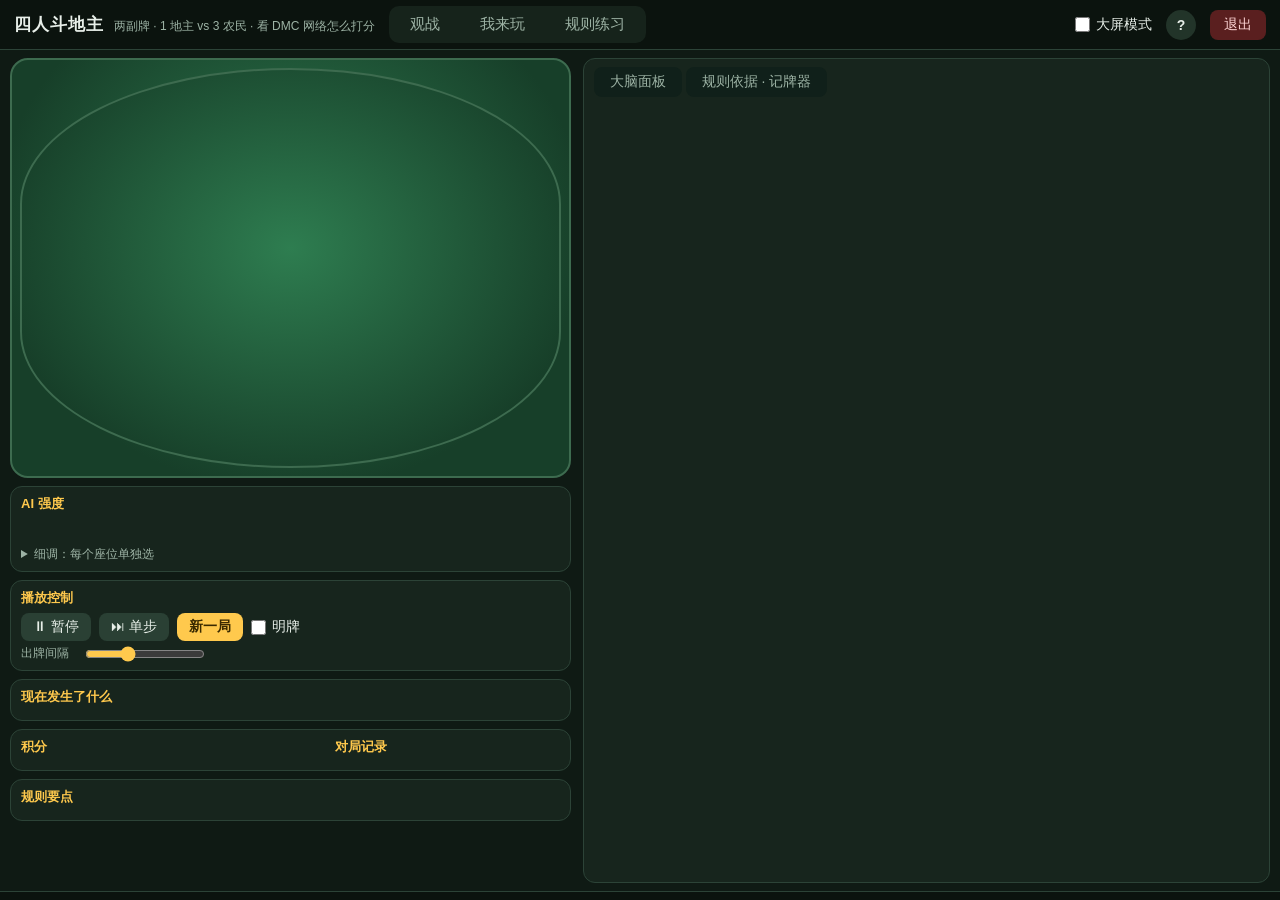
<file: index.html>
<!doctype html>
<html lang="zh-CN">
<head>
<meta charset="utf-8">
<meta name="viewport" content="width=device-width, initial-scale=1">
<title>四人斗地主</title>
<!-- 仓库根目录的入口：GitHub Pages 打开 https://<用户>.github.io/<仓库>/ 时直接跳到 play/。
     用 play/index.html 而不是 play/，这样 Release 的 zip 解压后双击本文件（file://）也能跳过去。 -->
<meta http-equiv="refresh" content="0; url=play/index.html">
<link rel="canonical" href="play/index.html">
<style>
  body { margin: 0; padding: 24px 16px; background: #0f1a14; color: #e8efe9; font-family: "Microsoft YaHei", "PingFang SC", system-ui, sans-serif; line-height: 1.7; }
  a { color: #ffc94d; }
</style>
</head>
<body>
<p>正在打开四人斗地主……</p>
<p>没有自动跳转的话，点这里：<a href="play/index.html">打开四人斗地主（play/index.html）</a></p>
</body>
</html>
</file>
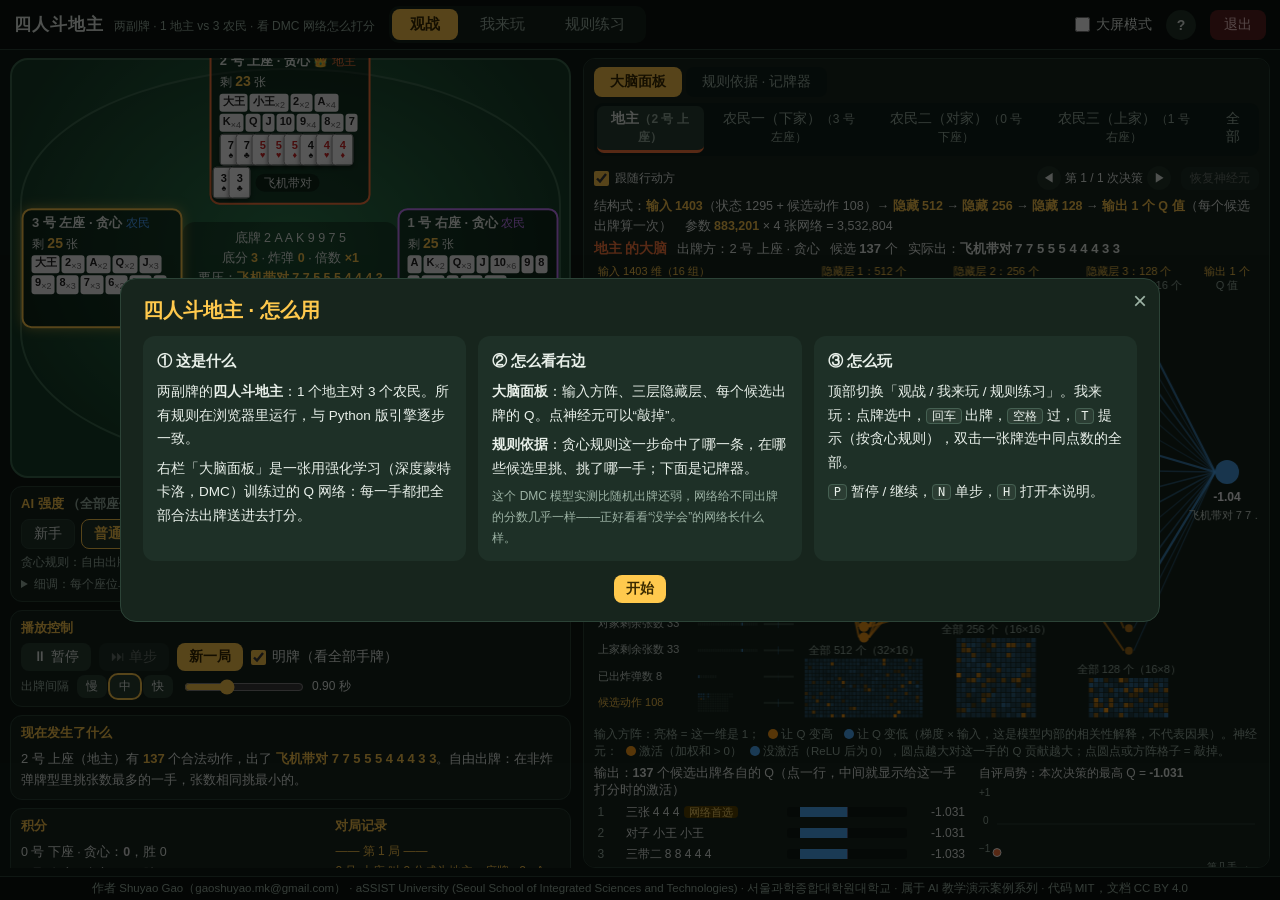
<file: play/index.html>
<!DOCTYPE html>
<html lang="zh-CN">
<head>
<meta charset="utf-8">
<meta name="viewport" content="width=device-width, initial-scale=1, viewport-fit=cover">
<title>四人斗地主</title>
<link rel="stylesheet" href="css/base.css">
<link rel="stylesheet" href="css/table.css">
<link rel="stylesheet" href="css/mobile.css">
</head>
<body class="n4">
<div id="app">
  <header id="topbar">
    <div class="brand">四人斗地主<span class="sub">两副牌 · 1 地主 vs 3 农民 · 看 DMC 网络怎么打分</span></div>
    <nav id="modes" role="tablist">
      <button class="mode" data-mode="watch" data-tip="mode-watch">观战</button>
      <button class="mode" data-mode="play" data-tip="mode-play">我来玩</button>
      <button class="mode" data-mode="practice" data-tip="mode-practice">规则练习</button>
    </nav>
    <div class="spacer"></div>
    <label class="switch" id="big-wrap" data-tip="bigscreen"><input type="checkbox" id="big-toggle"><span>大屏模式</span></label>
    <button id="help-btn" class="icon-btn" title="操作说明（H）">?</button>
    <button id="exit-btn" class="exit-btn" title="停止运行">退出</button>
    <button id="menu-btn" aria-label="菜单" aria-expanded="false" aria-controls="menu">☰</button>
    <div id="menu" role="menu" hidden>
      <button role="menuitem" id="menu-help">操作说明</button>
      <button role="menuitem" id="menu-ctrl">对手与选项</button>
      <button role="menuitem" id="menu-open">明牌</button>
      <button role="menuitem" id="menu-new">新一局</button>
      <div class="sep"></div>
      <button role="menuitem" id="menu-exit">退出</button>
    </div>
  </header>

  <main id="layout">
    <section id="left">
      <div id="table" class="panel">
        <div id="felt"></div>
        <div id="me-zone" hidden>
          <div id="me-title"></div>
          <div id="me-hand" class="hand-wrap" data-tip="select"></div>
          <div id="me-actions"></div>
          <div class="muted small kbd-only" style="text-align:center">快捷键：回车 出牌 · 空格 过 · T 提示 · Esc 清空 · 双击一张牌 = 选中同点数全部 · H 说明</div>
        </div>
        <div id="result-banner" hidden></div>
      </div>

      <!-- 手机：主画面下方的一行按钮（观战：暂停 / 单步；我来玩 / 练习：看大脑（或看规则依据）/ 选项） -->
      <div id="mob-bar" aria-label="手机操作">
        <button class="mbtn mob-watch" id="mob-pause">⏸ 暂停</button>
        <button class="mbtn mob-watch" id="mob-step">⏭ 单步</button>
        <button class="mbtn primary mob-play" id="brain-toggle">看大脑</button>
        <button class="mbtn mob-play" id="ctrl-toggle">选项</button>
        <span id="mob-explain"></span>
      </div>

      <div id="controls">
        <div class="panel" id="practice-panel" hidden>
          <div class="panel-h">练习任务 <span class="muted small" id="task-progress"></span></div>
          <ol id="tasks"></ol>
          <div class="panel-h" style="margin-top:8px">牌型图鉴 <span class="muted small">点一个看例子</span></div>
          <div id="types"></div>
          <div id="type-demo" class="muted small"></div>
        </div>
        <div class="panel" id="preset-panel">
          <div class="panel-h">AI 强度 <span class="muted" id="preset-scope"></span></div>
          <div id="presets"></div>
          <div id="preset-desc" class="muted small"></div>
          <details id="fine-tune"><summary>细调：每个座位单独选</summary><div id="seat-kinds"></div></details>
        </div>
        <div class="panel" id="playback-panel">
          <div class="panel-h">播放控制</div>
          <div class="row">
            <button class="btn" id="pause-btn" data-tip="pause">⏸ 暂停</button>
            <button class="btn" id="step-btn" data-tip="step">⏭ 单步</button>
            <button class="btn primary" id="new-btn">新一局</button>
            <label class="switch" id="open-wrap" data-tip="open"><input type="checkbox" id="open-toggle"><span id="open-label">明牌</span></label>
          </div>
          <div class="row">
            <span class="muted small">出牌间隔</span>
            <span id="speed-presets"></span>
            <input type="range" id="speed" min="100" max="2500" step="50" value="900">
            <span id="speed-val" class="small"></span>
          </div>
        </div>
        <div class="panel"><div class="panel-h">现在发生了什么</div><div id="explain"></div></div>
        <div class="panel two-col">
          <div><div class="panel-h">积分</div><div id="scores"></div></div>
          <div><div class="panel-h">对局记录</div><div id="log"></div></div>
        </div>
        <div class="panel"><div class="panel-h">规则要点</div><div class="rules-text" id="rules-text"></div></div>
      </div>
    </section>

    <section id="right">
      <div id="right-tabs" role="tablist"><button class="rtab" data-pane="brain" data-tip="pane-brain">大脑面板</button><button class="rtab" data-pane="rules" data-tip="pane-rules">规则依据 · 记牌器</button></div>
      <div id="rules-pane" class="pane"></div>
      <div id="brain-pane" class="pane" hidden>
        <div id="brain-top">
          <div id="brain-tabs" role="tablist"></div>
          <label class="switch small" data-tip="follow"><input type="checkbox" id="follow-toggle" checked><span>跟随行动方</span></label>
          <div class="spacer"></div>
          <span id="dec-nav">
            <button class="icon-btn" id="dec-prev" title="上一次决策">◀</button>
            <span id="dec-label" class="small"></span>
            <button class="icon-btn" id="dec-next" title="下一次决策">▶</button>
          </span>
          <button class="btn small" id="restore-btn" data-tip="knock">恢复神经元</button>
        </div>
        <div id="brain-struct"></div>
        <div id="brain-body"></div>
      </div>
    </section>
  </main>

  <footer id="footer"></footer>
</div>

<div id="tip" hidden></div>
<div id="toast"></div>

<div id="help" class="modal" hidden>
  <div class="modal-card">
    <button class="close" id="help-close" title="关闭">×</button>
    <h2>四人斗地主 · 怎么用</h2>
    <div class="modal-body"><div class="help-grid" id="help-grid"></div></div>
    <div class="modal-foot"><button class="btn primary" id="help-ok">开始</button></div>
  </div>
</div>

<div id="ended" hidden>
  <div class="ended-card">
    <h2>已停止运行</h2>
    <p>所有计算都已结束，可以直接关闭这个标签页。</p>
  </div>
</div>

<button id="brain-close" type="button" hidden>返回</button>
<div id="rotate-hint" role="status"><div><b>竖屏体验更佳</b>把手机竖过来：上面是牌桌，下面是你的手牌和「出牌」「过」「提示」。<br><button id="rot-ok" type="button">仍然横屏继续</button></div></div>

<script src="js/selftest.js"></script>
<script src="js/credits.js"></script>
<script src="js/pyrandom.js"></script>
<script src="js/core.js"></script>
<script src="js/ui_common.js"></script>
<script src="js/ddz4.js"></script>
<script src="js/model_dmc4.js"></script>
<script src="js/nn.js"></script>
<script src="js/ddz4_ui.js"></script>
<script src="js/brain.js"></script>
<script src="js/mobile.js"></script>
<script src="js/table.js"></script>
</body>
</html>
</file>
<file: play/css/base.css>
:root {
  --bg: #0f1a14;
  --panel: #17251d;
  --panel2: #1e3027;
  --line: #2c4337;
  --text: #e8efe9;
  --muted: #9db3a5;
  --accent: #ffc94d;
  --felt1: #2e7d50;
  --felt2: #173f29;
  --landlord: #ff7a3d;
  --down: #4aa3ff;
  --up: #46c36f;
  --pos: #ff9f1a;
  --neg: #4dabf7;
  --danger: #ff6b6b;
  --left: 45fr;
  --right: 55fr;
}
* { box-sizing: border-box; margin: 0; padding: 0; }
html, body { height: 100%; }
body {
  background: var(--bg); color: var(--text);
  font-family: "Microsoft YaHei", "PingFang SC", "Hiragino Sans GB", "Noto Sans CJK SC", "Segoe UI", sans-serif;
  font-size: 14px; overflow: hidden;
}
button { font: inherit; color: inherit; cursor: pointer; border: none; background: none; }
.muted { color: var(--muted); }
.small { font-size: 12px; }
kbd { background: #2b3d33; border: 1px solid #456052; border-radius: 4px; padding: 0 5px; font-size: 12px; }

#app { display: flex; flex-direction: column; height: 100vh; }
body.big { --left: 35fr; --right: 65fr; }

/* ---------------- 顶栏 ---------------- */
#topbar { display: flex; align-items: center; gap: 14px; padding: 6px 14px; background: #0b130e; border-bottom: 1px solid var(--line); min-height: 46px; }
.brand { font-size: 17px; font-weight: bold; letter-spacing: 1px; white-space: nowrap; }
.brand .sub { font-size: 12px; font-weight: normal; color: var(--muted); margin-left: 10px; letter-spacing: 0; }
#modes { display: flex; gap: 4px; background: #16231b; padding: 3px; border-radius: 10px; }
.mode { padding: 6px 18px; border-radius: 8px; color: var(--muted); font-size: 15px; }
.mode.active { background: var(--accent); color: #3a2a00; font-weight: bold; }
.mode:not(.active):hover { color: var(--text); background: #223429; }
.spacer { flex: 1; }
.icon-btn { width: 30px; height: 30px; border-radius: 50%; background: #223429; font-weight: bold; }
.icon-btn:hover { background: #2f4639; }
.exit-btn { padding: 6px 14px; border-radius: 8px; background: #5a1f1f; color: #ffd6d6; }
.exit-btn:hover { background: #7a2626; }
.switch { display: inline-flex; align-items: center; gap: 6px; cursor: pointer; user-select: none; white-space: nowrap; }
.switch input { accent-color: var(--accent); width: 15px; height: 15px; }
.switch.small { font-size: 12px; }

/* ---------------- 两栏 ---------------- */
#layout { flex: 1; min-height: 0; display: grid; grid-template-columns: var(--left) var(--right); gap: 10px; padding: 8px 10px; }
#left, #right { min-height: 0; min-width: 0; overflow-y: auto; overflow-x: hidden; }
#left { display: flex; flex-direction: column; gap: 8px; padding-right: 2px; }
#left > *, #controls > * { flex-shrink: 0; }
#right { background: var(--panel); border: 1px solid var(--line); border-radius: 12px; padding: 8px 10px; display: flex; flex-direction: column; }
#footer { padding: 4px 14px; font-size: 11.5px; color: var(--muted); border-top: 1px solid var(--line); background: #0b130e; text-align: center; }

/* ---------------- 牌桌 ---------------- */
#table { position: relative; border-radius: 18px; padding: 10px 12px 12px; min-height: 360px;
  background: radial-gradient(ellipse at 50% 40%, var(--felt1) 0%, var(--felt2) 75%); border: 2px solid #3d6b4f; display: flex; flex-direction: column; }
.seat-row { display: flex; justify-content: space-between; gap: 8px; flex: 1; }
.seat { width: 38%; display: flex; flex-direction: column; gap: 6px; }
.seat.right { align-items: flex-end; text-align: right; }
.badge { display: inline-flex; flex-direction: column; gap: 2px; background: rgba(0,0,0,.32); padding: 6px 10px; border-radius: 10px; border: 2px solid transparent; min-width: 150px; }
.badge.turn { border-color: var(--accent); box-shadow: 0 0 12px rgba(255,201,77,.45); }
.badge .nm { font-weight: bold; }
.badge .role { font-size: 12px; }
.badge .cnt { font-size: 12px; color: var(--muted); }
.badge .cnt b { font-size: 17px; color: var(--accent); }
.badge.danger .cnt b { color: var(--danger); }
.role-landlord { color: var(--landlord); } .role-down { color: var(--down); } .role-up { color: var(--up); }
.mini-hand { display: flex; flex-wrap: wrap; max-width: 100%; }
.seat.right .mini-hand { justify-content: flex-end; }
.backs { font-size: 12px; color: var(--muted); }
.front { min-height: 48px; display: flex; align-items: center; flex-wrap: wrap; gap: 2px; }
.seat.right .front { justify-content: flex-end; }
.typetag { font-size: 11.5px; background: rgba(0,0,0,.4); padding: 1px 8px; border-radius: 99px; margin: 0 4px; white-space: nowrap; }
.passmark { font-size: 14px; font-style: italic; opacity: .75; background: rgba(0,0,0,.28); border-radius: 99px; padding: 2px 10px; }
#center-info { flex: 1; text-align: center; padding-top: 4px; font-size: 13px; line-height: 1.7; }
#center-info .box { display: inline-block; background: rgba(0,0,0,.3); border-radius: 10px; padding: 6px 12px; }
#center-info b { color: var(--accent); }

#me-zone { background: rgba(0,0,0,.24); border-radius: 14px; padding: 6px 10px 8px; border: 2px solid transparent; margin-top: 6px; }
#me-zone.turn { border-color: var(--accent); }
#me-zone .front { justify-content: center; min-height: 40px; }
#status-line { text-align: center; font-size: 13.5px; min-height: 20px; }
#status-line b { color: var(--accent); }
.hand { display: flex; justify-content: center; flex-wrap: nowrap; padding-top: 14px; min-height: 76px; }
.hand .card { margin-left: -16px; transition: transform .12s; }
.hand .card:first-child { margin-left: 0; }
.hand.clickable .card { cursor: pointer; }
.hand.clickable .card:hover { transform: translateY(-6px); }
.hand .card.sel { transform: translateY(-14px); border-color: var(--accent); box-shadow: 0 0 0 2px var(--accent); }
#me-actions { display: flex; justify-content: center; gap: 8px; margin-top: 6px; flex-wrap: wrap; min-height: 32px; }
#me-badge { text-align: center; font-size: 12px; color: var(--muted); margin-top: 2px; }
#result-banner { position: absolute; left: 50%; top: 42%; transform: translate(-50%, -50%); background: rgba(10,20,14,.92); border: 2px solid var(--accent); border-radius: 14px; padding: 14px 22px; text-align: center; z-index: 5; min-width: 300px; }
#result-banner h3 { font-size: 22px; margin-bottom: 6px; }
#result-banner .row { justify-content: center; margin-top: 8px; }

.card { display: inline-flex; flex-direction: column; align-items: center; justify-content: center; width: 40px; height: 58px; background: linear-gradient(160deg, #fff 75%, #eee); color: #1c1c1c;
  border-radius: 6px; border: 1.5px solid #8d8d8d; box-shadow: 0 2px 4px rgba(0,0,0,.45); user-select: none; }
.card .rk { font-size: 17px; font-weight: bold; line-height: 1; }
.card .st { font-size: 13px; line-height: 1; }
.card.red { color: #d32626; }
.card.joker { writing-mode: vertical-lr; font-size: 12px; font-weight: bold; letter-spacing: 2px; }
.card.joker.big { color: #d32626; }
.card.sm { width: 26px; height: 38px; border-radius: 4px; margin-left: -9px; }
.card.sm:first-child { margin-left: 0; }
.card.sm .rk { font-size: 12px; } .card.sm .st { font-size: 10px; }
.card.sm.joker { font-size: 9px; letter-spacing: 0; }
.front .card.sm { margin-left: -6px; }

/* ---------------- 按钮、面板 ---------------- */
.btn { padding: 5px 12px; border-radius: 8px; background: #2a4034; color: var(--text); white-space: nowrap; }
.btn:hover:not(:disabled) { background: #36513f; }
.btn:disabled { opacity: .4; cursor: not-allowed; }
.btn.primary { background: var(--accent); color: #3a2a00; font-weight: bold; }
.btn.primary:hover:not(:disabled) { filter: brightness(1.08); background: var(--accent); }
.btn.go { background: #2fae5a; color: #fff; font-weight: bold; }
.btn.small { padding: 3px 9px; font-size: 12px; }
.btn.on { outline: 2px solid var(--accent); }
.panel { background: var(--panel); border: 1px solid var(--line); border-radius: 12px; padding: 8px 10px; }
.panel-h { font-weight: bold; color: var(--accent); margin-bottom: 6px; font-size: 13px; }
.row { display: flex; align-items: center; gap: 8px; flex-wrap: wrap; margin-top: 4px; }
.two-col { display: grid; grid-template-columns: 1.35fr 1fr; gap: 12px; }
#controls { display: flex; flex-direction: column; gap: 8px; }
#presets { display: flex; gap: 6px; flex-wrap: wrap; }
.preset { padding: 5px 12px; border-radius: 8px; background: #22362b; border: 1px solid var(--line); }
.preset.active { border-color: var(--accent); color: var(--accent); font-weight: bold; }
#preset-desc { margin-top: 5px; min-height: 18px; }
#fine-tune summary { cursor: pointer; font-size: 12px; color: var(--muted); margin-top: 4px; }
#seat-kinds { display: flex; gap: 10px; flex-wrap: wrap; margin-top: 6px; font-size: 12px; }
select { background: #22362b; color: var(--text); border: 1px solid var(--line); border-radius: 6px; padding: 2px 4px; font: inherit; }
#speed { width: 120px; accent-color: var(--accent); }
#speed-presets .btn { margin-right: 3px; }
#explain { font-size: 13px; line-height: 1.65; }
#explain b { color: var(--accent); }
#counter { display: grid; grid-template-columns: repeat(8, 1fr); gap: 3px; }
.cnt-cell { background: #22362b; border-radius: 6px; text-align: center; padding: 2px 0; font-size: 11.5px; }
.cnt-cell b { display: block; font-size: 14px; color: var(--accent); }
.cnt-cell.zero { opacity: .35; }
#scores { font-size: 12.5px; line-height: 1.8; }
#log { font-size: 12px; line-height: 1.7; max-height: 130px; overflow-y: auto; color: #cfdcd3; }
#log .sys { color: var(--accent); }
#tasks { padding-left: 20px; font-size: 13px; line-height: 1.9; }
#tasks li.done { color: #7fe39b; }
#tasks li.done::marker { content: "✔ "; }
#tasks li.next { font-weight: bold; }
#types { display: flex; flex-wrap: wrap; gap: 4px; }
#types .btn { font-size: 12px; padding: 2px 8px; }
#type-demo { margin-top: 6px; min-height: 48px; }
#type-demo .cards { display: flex; margin: 4px 0; }
#type-demo .card { animation: dealIn .45s both; }
@keyframes dealIn { from { opacity: 0; transform: translateY(-16px) rotate(-8deg); } to { opacity: 1; transform: none; } }
.pulse { animation: pulse 1.4s infinite; }
@keyframes pulse { 0%,100% { box-shadow: 0 0 0 0 rgba(255,201,77,.0); } 50% { box-shadow: 0 0 0 4px rgba(255,201,77,.55); } }

/* ---------------- 大脑面板 ---------------- */
#brain-top { display: flex; align-items: center; gap: 10px; flex-wrap: wrap; }
#brain-tabs { display: flex; gap: 3px; background: #10201a; padding: 3px; border-radius: 9px; }
.btab { padding: 4px 12px; border-radius: 7px; color: var(--muted); border-bottom: 3px solid transparent; }
.btab.active { background: #2a4034; color: var(--text); font-weight: bold; }
.btab.landlord { border-bottom-color: var(--landlord); } .btab.down { border-bottom-color: var(--down); } .btab.up { border-bottom-color: var(--up); }
#dec-nav { display: inline-flex; align-items: center; gap: 4px; }
#dec-nav .icon-btn { width: 24px; height: 24px; font-size: 11px; }
#brain-struct { font-size: 12.5px; margin: 6px 0 4px; line-height: 1.6; }
#brain-struct b { color: var(--accent); }
#brain-body { flex: 1; min-height: 0; position: relative; }
.brain-head { display: flex; align-items: baseline; gap: 10px; flex-wrap: wrap; font-size: 13px; margin-bottom: 4px; }
.brain-head .who { font-weight: bold; font-size: 14px; }
.brain-canvas { display: block; width: 100%; cursor: crosshair; }
.brain-lower { display: flex; gap: 10px; flex-wrap: wrap; margin-top: 4px; }
.outlist { flex: 1 1 330px; min-width: 0; }
.outlist .oh { font-size: 12.5px; margin-bottom: 3px; }
.orow { display: grid; grid-template-columns: 22px minmax(90px, 1.3fr) 1fr 52px; align-items: center; gap: 6px; font-size: 12px; padding: 2px 4px; border-radius: 6px; cursor: pointer; }
.orow:hover { background: #22362b; }
.orow.selc { background: #2c4337; outline: 1px solid var(--accent); }
.orow .mv { white-space: nowrap; overflow: hidden; text-overflow: ellipsis; }
.orow .bar { height: 10px; background: #0f1a14; border-radius: 3px; position: relative; overflow: hidden; }
.orow .bar i { position: absolute; top: 0; bottom: 0; }
.orow .bar .zero { position: absolute; left: 50%; top: 0; bottom: 0; width: 1px; background: #557; }
.orow .val { text-align: right; font-variant-numeric: tabular-nums; }
.tag { font-size: 10.5px; padding: 0 5px; border-radius: 4px; margin-left: 4px; white-space: nowrap; }
.tag.best { background: #5b4500; color: #ffd76a; }
.tag.real { background: #12405f; color: #9fd4ff; }
.more { font-size: 12px; color: var(--muted); cursor: pointer; padding: 2px 4px; }
.valuebox { flex: 0 1 280px; min-width: 220px; }
.valuebox canvas { width: 100%; height: 92px; display: block; }
.legend { font-size: 11.5px; color: var(--muted); line-height: 1.5; margin-top: 4px; }
.legend i { display: inline-block; width: 10px; height: 10px; border-radius: 50%; vertical-align: -1px; margin: 0 3px 0 8px; }
.lock { position: absolute; inset: 0; display: flex; align-items: center; justify-content: center; background: rgba(15,26,20,.92); border-radius: 10px; z-index: 3; text-align: center; padding: 20px; }
.lock .inner { max-width: 420px; line-height: 1.8; }
.lock .big { font-size: 28px; }
.empty { padding: 30px 16px; text-align: center; color: var(--muted); line-height: 1.8; }
.all-grid { display: grid; gap: 8px; }
.all-grid.two { grid-template-columns: 1fr 1fr; }
.mini-brain { border: 2px solid var(--line); border-radius: 10px; padding: 6px 8px; position: relative; cursor: pointer; min-height: 120px; background: #142219; }
.mini-brain:hover { filter: brightness(1.08); }
.mini-brain.landlord { border-color: var(--landlord); } .mini-brain.down { border-color: var(--down); } .mini-brain.up { border-color: var(--up); }
.mini-brain .mh { font-size: 12.5px; display: flex; gap: 8px; align-items: baseline; flex-wrap: wrap; }
.mini-brain .mh b { font-size: 13.5px; }
.mini-brain canvas { width: 100%; display: block; margin-top: 4px; }
.mini-brain .top3 { font-size: 11.5px; margin-top: 3px; line-height: 1.55; }
.mini-brain .lock { border-radius: 8px; font-size: 12.5px; }
.preview-cover { margin: 10px 0; padding: 16px; text-align: center; border: 1px dashed var(--accent); border-radius: 10px; line-height: 1.8; }

/* ---------------- 悬停提示（带动画） ---------------- */
#tip { position: fixed; z-index: 60; max-width: 280px; background: #0b130e; border: 1px solid var(--accent); border-radius: 10px; padding: 8px 10px; font-size: 12.5px; line-height: 1.6; pointer-events: none; box-shadow: 0 6px 20px rgba(0,0,0,.5); }
#tip .demo { height: 58px; margin-bottom: 6px; position: relative; background: #17251d; border-radius: 8px; overflow: hidden; }
.demo .dc { position: absolute; bottom: 6px; width: 22px; height: 32px; background: #fff; border-radius: 3px; border: 1px solid #999; color: #222; font-size: 11px; font-weight: bold; text-align: center; line-height: 30px; }
.demo .ptr { position: absolute; width: 12px; height: 12px; border-radius: 50%; background: var(--accent); box-shadow: 0 0 0 3px rgba(255,201,77,.35); }
.demo-select .dc:nth-child(1) { left: 40px; animation: lift 3s infinite; }
.demo-select .dc:nth-child(2) { left: 66px; animation: lift 3s .6s infinite; }
.demo-select .dc:nth-child(3) { left: 92px; animation: lift 3s 1.2s infinite; }
.demo-select .ptr { animation: ptrMove 3s infinite; top: 34px; }
@keyframes lift { 0%,15% { transform: none; } 22%,85% { transform: translateY(-12px); } 100% { transform: none; } }
@keyframes ptrMove { 0% { left: 45px; } 20% { left: 47px; } 40% { left: 73px; } 60% { left: 99px; } 100% { left: 99px; } }
.demo-play .dc { animation: fly 2.6s infinite; }
.demo-play .dc:nth-child(1) { left: 60px; } .demo-play .dc:nth-child(2) { left: 84px; animation-delay: .1s; }
@keyframes fly { 0%,20% { transform: translateY(-10px); opacity: 1; } 60%,80% { transform: translateY(-40px) scale(.8); opacity: 1; } 100% { transform: translateY(-40px) scale(.8); opacity: 0; } }
.demo-play .key { position: absolute; right: 12px; bottom: 10px; font-size: 11px; background: #2b3d33; border: 1px solid #456052; border-radius: 4px; padding: 0 6px; animation: keyPress 2.6s infinite; }
@keyframes keyPress { 0%,15% { transform: none; } 18%,26% { transform: translateY(2px); background: var(--accent); color: #333; } 30%,100% { transform: none; } }
.demo-knock .nd { position: absolute; width: 16px; height: 16px; border-radius: 50%; top: 20px; background: var(--pos); }
.demo-knock .nd:nth-child(1) { left: 30px; } .demo-knock .nd:nth-child(2) { left: 60px; animation: knock 3s infinite; } .demo-knock .nd:nth-child(3) { left: 90px; background: var(--neg); }
.demo-knock .ptr { top: 22px; left: 62px; animation: tap 3s infinite; }
@keyframes knock { 0%,30% { background: var(--pos); } 36%,90% { background: #555; box-shadow: inset 0 0 0 2px #999; } 100% { background: var(--pos); } }
@keyframes tap { 0%,25% { transform: scale(1); } 30% { transform: scale(.6); } 36%,100% { transform: scale(1); opacity: .2; } }
.demo-cand .bar { position: absolute; left: 20px; height: 9px; border-radius: 3px; background: #4d6b5a; }
.demo-cand .bar:nth-child(1) { top: 10px; width: 120px; } .demo-cand .bar:nth-child(2) { top: 25px; width: 90px; animation: hl 3s infinite; } .demo-cand .bar:nth-child(3) { top: 40px; width: 60px; }
.demo-cand .ptr { left: 100px; top: 24px; animation: tapc 3s infinite; }
@keyframes hl { 0%,35% { background: #4d6b5a; } 40%,100% { background: var(--accent); } }
@keyframes tapc { 0%,30% { transform: scale(1); } 36% { transform: scale(.6); } 42%,100% { transform: scale(1); } }
.demo-step .dc { animation: none; }
.demo-step .dc:nth-child(1) { left: 30px; animation: stepIn 3s infinite; } .demo-step .dc:nth-child(2) { left: 70px; animation: stepIn 3s 1s infinite; opacity: 0; } .demo-step .dc:nth-child(3) { left: 110px; animation: stepIn 3s 2s infinite; opacity: 0; }
@keyframes stepIn { 0% { opacity: 0; transform: translateY(-14px); } 10%,100% { opacity: 1; transform: none; } }

#toast { position: fixed; top: 58px; left: 50%; transform: translateX(-50%); background: #2f7fd6; color: #fff; padding: 8px 20px; border-radius: 10px; opacity: 0; pointer-events: none; transition: opacity .25s; z-index: 70; }
#toast.show { opacity: 1; }
#toast.err { background: #c43c3c; }

/* ---------------- 说明弹窗、结束页 ---------------- */
.modal { position: fixed; inset: 0; background: rgba(0,0,0,.66); display: flex; align-items: center; justify-content: center; z-index: 80; padding: 16px; }
.modal[hidden], #ended[hidden], #tip[hidden], #result-banner[hidden], #practice-panel[hidden] { display: none; }
.modal-card { background: var(--panel); border: 1px solid var(--line); border-radius: 16px; padding: 18px 22px; max-width: 1040px; width: 100%; max-height: 92vh; overflow-y: auto; position: relative; }
.modal-card h2 { font-size: 20px; margin-bottom: 12px; color: var(--accent); }
.modal-card .close { position: absolute; right: 12px; top: 8px; font-size: 24px; color: var(--muted); }
.help-grid { display: grid; grid-template-columns: repeat(3, 1fr); gap: 12px; }
.help-card { background: var(--panel2); border-radius: 12px; padding: 12px 14px; line-height: 1.75; font-size: 13.5px; }
.help-card h3 { font-size: 15px; margin-bottom: 6px; }
.help-card p + p { margin-top: 6px; }
.modal-foot { text-align: center; margin-top: 14px; }
#ended { position: fixed; inset: 0; background: var(--bg); display: flex; align-items: center; justify-content: center; z-index: 100; }
.ended-card { text-align: center; line-height: 2; }
.ended-card h2 { font-size: 26px; color: var(--accent); }

@media (max-width: 1100px) {
  .help-grid { grid-template-columns: 1fr; }
  .brand .sub { display: none; }
}
@media (max-height: 800px) {
  #table { min-height: 330px; }
  .hand { min-height: 68px; padding-top: 12px; }
}
</file>
<file: play/css/table.css>
/* 牌桌页面（五个游戏共用）的样式；基础样式在 base.css（从 doudizhu-dmc-lab 复制）。 */
#table { min-height: 0; padding: 8px; }
#felt { position: relative; height: 400px; border-radius: 50% / 34%; background: radial-gradient(ellipse at 50% 45%, var(--felt1) 0%, var(--felt2) 78%); border: 2px solid #3d6b4f; }
body.n6 #felt, body.n5 #felt { height: 440px; }
.seatwrap { position: absolute; transform: translate(-50%, -50%); width: 30%; max-width: 230px; z-index: 2; }
.seatbox { background: rgba(0,0,0,.42); border: 2px solid transparent; border-radius: 10px; padding: 4px 8px; font-size: 12px; line-height: 1.45; }
.seatbox.turn { border-color: var(--accent) !important; box-shadow: 0 0 12px rgba(255,201,77,.5); }
.seatbox .sh b { font-size: 13px; }
.seatbox .sc b { color: var(--accent); font-size: 14px; }
.seatbox .danger { color: var(--danger); }
.lastplay { min-height: 26px; display: flex; flex-wrap: wrap; align-items: center; gap: 1px; margin-top: 2px; }
.lastplay .card.sm { width: 22px; height: 32px; margin-left: -7px; }
.lastplay .card.sm:first-child { margin-left: 0; }
.lastplay .card.sm .rk { font-size: 11px; } .lastplay .card.sm .st { font-size: 9px; }
.chips-hand { display: flex; flex-wrap: wrap; gap: 2px; margin-top: 2px; }
.chip-r { background: #f4f4f4; color: #222; border-radius: 3px; padding: 0 3px; font-size: 11px; font-weight: bold; }
.chip-r sub { font-size: 9px; color: #666; font-weight: normal; }
.centerbox { position: absolute; left: 50%; top: 50%; transform: translate(-50%, -50%); background: rgba(0,0,0,.35); border-radius: 12px; padding: 6px 12px; font-size: 12.5px; text-align: center; line-height: 1.6; max-width: 40%; z-index: 1; }
.centerbox b { color: var(--accent); }
.centerbox .trick { display: flex; gap: 6px; justify-content: center; flex-wrap: wrap; margin-top: 4px; }
.centerbox .trick .tc { font-size: 11px; color: var(--muted); }
#me-zone { background: rgba(0,0,0,.25); border-radius: 12px; padding: 6px 8px; margin-top: 6px; border: 2px solid transparent; }
#me-zone.turn { border-color: var(--accent); }
#me-zone[hidden] { display: none; }
#me-title { font-size: 13px; display: flex; flex-wrap: wrap; gap: 4px; align-items: center; }
#me-title .card.sm { width: 22px; height: 32px; }
.hand-wrap { display: flex; flex-wrap: wrap; justify-content: center; padding: 14px 4px 2px 22px; row-gap: 6px; }
.hand-wrap .card { margin-left: -18px; transition: transform .12s; }
.hand-wrap.dense .card { margin-left: -22px; }
.hand-wrap.clickable .card { cursor: pointer; }
.hand-wrap.clickable .card:hover { transform: translateY(-5px); }
.hand-wrap .card.sel { transform: translateY(-12px); border-color: var(--accent); box-shadow: 0 0 0 2px var(--accent); }
.hand-wrap .card.dim { opacity: .4; }
.card.wild { box-shadow: 0 0 0 2px #c77dff inset; }
.card.wild .rk::after { content: "配"; font-size: 9px; color: #9b3dd6; margin-left: 1px; }
#me-actions { display: flex; justify-content: center; gap: 8px; margin-top: 6px; flex-wrap: wrap; align-items: center; }
#right-tabs { display: flex; gap: 4px; margin-bottom: 6px; }
.rtab { padding: 6px 16px; border-radius: 8px; background: #10201a; color: var(--muted); font-size: 14px; }
.rtab.active { background: var(--accent); color: #3a2a00; font-weight: bold; }
.pane { flex: 1; min-height: 0; display: flex; flex-direction: column; }
.pane[hidden] { display: none; }
#rules-pane { overflow-y: auto; }
.banner { padding: 6px 10px; border-radius: 8px; margin: 6px 0; font-size: 13px; line-height: 1.6; }
.banner.green { background: #173d28; border: 1px solid #2f9e5a; }
.banner.gray { background: #22362b; border: 1px solid var(--line); }
.sp-head { font-size: 13px; line-height: 1.7; margin: 6px 0; }
.sp-head b { color: var(--accent); }
.sp-note { font-size: 12px; color: var(--muted); line-height: 1.7; margin-top: 8px; }
.mvwrap { max-height: 300px; overflow-y: auto; border: 1px solid var(--line); border-radius: 8px; }
table.mv { width: 100%; border-collapse: collapse; font-size: 12.5px; }
table.mv th, table.mv td { padding: 3px 6px; border-bottom: 1px solid #22362b; text-align: left; }
table.mv th { color: var(--muted); font-weight: normal; position: sticky; top: 0; background: var(--panel); }
table.mv tr.win td { color: #ffd76a; font-weight: bold; }
table.mv tr.real td { background: rgba(77,171,247,.14); }
table.mv td.res { color: #7fe39b; }
#counter { display: grid; grid-template-columns: repeat(8, 1fr); gap: 3px; }
#log .you { color: #8fe3ff; }
.rules-text { font-size: 13px; line-height: 1.8; }
.rules-text b { color: var(--accent); }
@media (max-height: 800px) {
  #felt { height: 320px; }
  body.n6 #felt, body.n5 #felt { height: 360px; }
}

/* 右栏顶部：算法说明卡 */
.algo { background: #142a1e; border: 1px solid #2f9e5a; border-radius: 10px; padding: 8px 10px; margin: 2px 0 8px; }
.algo-h { font-weight: bold; font-size: 13.5px; color: #ffd76a; }
.algo-sub { font-size: 12.5px; line-height: 1.6; color: #c8d6cc; margin-top: 4px; }
.algo-sub a { color: #7fd0ff; }
.algo-steps { margin: 6px 0 0 0; padding-left: 0; list-style: none; }
.algo-steps li { font-size: 12.5px; line-height: 1.55; padding: 3px 8px; border-radius: 6px; border: 1px solid transparent; color: #aab8ae; }
.algo-steps li.hit { background: #173d28; border-color: #2f9e5a; color: #eaf3ec; font-weight: bold; }
table.mv tr.dim td { color: #6f7f74; }
</file>
<file: play/css/mobile.css>
/* ============================================================================
   手机竖屏（触屏 + 宽度 ≤ 980px + 竖屏 → body.touchp，由 js/mobile.js 加；触屏横屏 → body.touchl）
   牌类通用布局（改写自 doudizhu-dmc-lab 的 mobile.css，座位改成多人牌桌）。用到的类名 / id：
     body.touch / .touchp / .touchl        设备分类（mobile.js detect）
     body.m-watch / .m-play / .m-practice  当前模式（table.js 切换模式时加）
     body.sheet-brain / .sheet-ctrl        全屏面板打开（mobile.js sheets）；#brain-close 是共用的「返回」按钮
     body.rot-ok                           横屏下选择了「仍然横屏继续」
     #menu-btn #menu                       ☰ 菜单（头部压成一行后其余入口都收在这里）
     #mob-bar .mbtn .mob-watch .mob-play   主画面下方的一行按钮（看大脑 / 选项 / 暂停 / 单步）
     #felt .frow .fside .seatwrap          牌桌：上方一排对家 / 队友，左右两侧各一家，中间信息，下方自己
     .hand-wrap .card                      横向滚动的手牌列（够级 36 张、保皇 42 张也能滑）
     .touch-only / .kbd-only               说明浮层里只给触屏 / 只给键盘看的内容
   观战（看）：整页上下滚动，牌桌贴顶，右栏面板（大脑 / 规则依据，紧凑画法）紧跟在牌桌下面，再往下是选项。
   我来玩 / 练习（操作）：一屏 100dvh 不滚动，上方牌桌 + 下方手牌与大按钮；右栏、选项收起，用「看大脑」「选项」全屏打开。
   ============================================================================ */
#menu-btn, #menu, #mob-bar, #brain-close, #rotate-hint, .touch-only { display: none; }
.pressed { filter: brightness(1.25); transform: scale(.97); }
.frow, .fside { display: contents; }     /* 电脑上座位仍按椭圆绝对定位，这几个包装层不占盒子 */
@media (hover: none) { .hand-wrap.clickable .card:hover { transform: none; } .hand-wrap.clickable .card.sel:hover { transform: translateY(-14px); } }

body.touch .touch-only { display: block; }
body.touch .kbd-only { display: none !important; }

body.touchp { -webkit-touch-callout: none; -webkit-user-select: none; user-select: none; touch-action: manipulation;
  padding: env(safe-area-inset-top) env(safe-area-inset-right) 0 env(safe-area-inset-left); }
body.touchp #tip { display: none !important; }

/* ---- 头部压成一行：标题、模式标签、☰ ---- */
body.touchp #topbar { gap: 6px; padding: 4px 8px; min-height: 44px; }
body.touchp .brand { font-size: 15px; letter-spacing: 0; overflow: hidden; text-overflow: ellipsis; }
body.touchp .brand .sub, body.touchp #big-wrap, body.touchp #help-btn, body.touchp #exit-btn { display: none; }
body.touchp #modes { padding: 2px; gap: 2px; }
body.touchp .mode { padding: 7px 8px; font-size: 13px; min-height: 36px; white-space: nowrap; }
body.touchp #menu-btn { display: block; margin-left: auto; width: 44px; height: 38px; font-size: 20px; border-radius: 8px; background: #223429; flex: none; }
body.touchp #menu:not([hidden]) { display: grid; position: fixed; z-index: 90; right: 8px; top: calc(env(safe-area-inset-top) + 48px); min-width: 200px;
  background: var(--panel); border: 1px solid var(--accent); border-radius: 12px; padding: 6px; gap: 2px; box-shadow: 0 8px 24px rgba(0,0,0,.55); }
#menu button { font-size: 15px; text-align: left; padding: 10px 14px; min-height: 44px; border-radius: 8px; color: var(--text); }
#menu button:active { background: #2a4034; }
#menu .sep { height: 1px; background: var(--line); margin: 4px 0; }

/* ---- 牌桌：上方一排、左右两侧、中间信息、（观战时）下方 0 号位 ---- */
body.touchp #table { border-radius: 14px; padding: 6px; min-height: 0; border-width: 1.5px; }
body.touchp #felt { height: auto; border-radius: 14px; display: flex; flex-direction: column; gap: 4px; padding: 6px; border-width: 1.5px; }
body.touchp .frow { display: flex; gap: 4px; align-items: stretch; }
body.touchp .frow.top > .seatwrap { flex: 1 1 0; min-width: 0; }
body.touchp .frow.mid { align-items: flex-start; }
body.touchp .fside { display: block; flex: 0 1 31%; min-width: 0; }
body.touchp .fside:empty { flex-basis: 0; }
body.touchp .frow.mid .centerbox { flex: 1 1 0; min-width: 0; }
body.touchp .frow.bottom > .seatwrap { flex: 1 1 0; }
body.touchp .seatwrap { position: static; transform: none; width: auto; max-width: none; }
body.touchp .seatbox { padding: 3px 5px; font-size: 11px; line-height: 1.4; border-radius: 8px; }
body.touchp .seatbox .sh b { font-size: 12px; }
body.touchp .seatbox .sc b { font-size: 13px; }
body.touchp .seatbox .sh { display: flex; flex-wrap: wrap; gap: 0 4px; align-items: baseline; }
body.touchp .lastplay { min-height: 22px; }
body.touchp .lastplay .card.sm { width: 20px; height: 29px; margin-left: -6px; }
body.touchp .lastplay .card.sm .rk { font-size: 10px; } body.touchp .lastplay .card.sm .st { font-size: 8px; }
body.touchp .typetag { font-size: 10px; padding: 0 5px; margin: 0 2px; }
body.touchp .chips-hand { gap: 1px; }
body.touchp .chip-r { font-size: 10px; padding: 0 2px; }
body.touchp .centerbox { position: static; transform: none; max-width: none; padding: 5px 8px; font-size: 11.5px; line-height: 1.5; border-radius: 10px; }
body.touchp .centerbox .trick { gap: 3px; }
body.touchp .centerbox .card.sm { width: 20px; height: 29px; }
body.touchp #me-zone { padding: 4px 6px 8px; margin-top: 4px; border-radius: 10px; }
body.touchp #me-title { font-size: 12px; gap: 3px; }
body.touchp #me-title .card.sm { width: 20px; height: 29px; }
body.touchp .card { width: 46px; height: 66px; border-radius: 7px; }
body.touchp .card .rk { font-size: 19px; } body.touchp .card .st { font-size: 14px; }
body.touchp .card.joker { font-size: 13px; }
body.touchp .card.wild .rk::after { font-size: 10px; }
body.touchp .hand-wrap { flex-wrap: nowrap; justify-content: flex-start; justify-content: safe center; overflow-x: auto; overflow-y: hidden; padding: 16px 10px 6px; min-height: 92px;
  touch-action: pan-x; -webkit-overflow-scrolling: touch; scrollbar-width: thin; row-gap: 0; }
body.touchp .hand-wrap .card, body.touchp .hand-wrap.dense .card { margin-left: -14px; flex: none; }
body.touchp .hand-wrap .card:first-child { margin-left: 0; }
body.touchp .hand-wrap .card.sel { transform: translateY(-14px); }
body.touchp #me-actions { gap: 6px; margin-top: 8px; min-height: 48px; }
body.touchp #me-actions .btn { flex: 1 1 0; min-width: 64px; min-height: 48px; font-size: 16px; border-radius: 10px; padding: 6px 6px; touch-action: none; }
body.touchp #me-actions .btn.go, body.touchp #me-actions .btn.primary { font-weight: bold; }
body.touchp #me-actions .muted { flex: 1 1 100%; text-align: center; }
body.touchp #result-banner { min-width: 0; width: 90%; padding: 12px 14px; }
body.touchp #result-banner h3 { font-size: 18px; }
body.touchp #result-banner .btn { min-height: 44px; min-width: 120px; }

/* ---- 主画面下方的一行按钮 ---- */
body.touchp #mob-bar { display: flex; align-items: center; gap: 6px; padding: 0 2px; min-height: 46px; flex: none; }
.mbtn { min-height: 44px; min-width: 64px; padding: 0 12px; border-radius: 10px; background: #2a4034; font-size: 14px; white-space: nowrap; }
.mbtn.primary { background: var(--accent); color: #3a2a00; font-weight: bold; }
.mbtn:disabled { opacity: .4; }
#mob-explain { flex: 1; min-width: 0; font-size: 12px; line-height: 1.4; color: var(--muted); overflow: hidden; display: -webkit-box; -webkit-line-clamp: 2; -webkit-box-orient: vertical; }
#mob-explain b { color: var(--accent); }
body.m-watch .mob-play, body:not(.m-watch) .mob-watch { display: none; }

/* ---- 观战：整页上下滚动，牌桌 → 右栏面板（紧凑） → 选项 ---- */
body.touchp.m-watch { height: auto; min-height: 100%; overflow-y: auto; overflow-x: hidden; }
body.touchp.m-watch #app { height: auto; min-height: 100dvh; }
body.touchp.m-watch #layout { display: flex; flex-direction: column; gap: 8px; padding: 6px 8px; overflow: visible; }
body.touchp.m-watch #left { display: contents; }
body.touchp.m-watch #table { order: 0; }
body.touchp.m-watch #mob-bar { order: 1; }
body.touchp.m-watch #right { order: 2; overflow: visible; padding: 8px; }
body.touchp.m-watch #controls { order: 3; }
body.touchp.m-watch #footer { font-size: 10.5px; padding-bottom: max(6px, env(safe-area-inset-bottom)); }

/* ---- 我来玩 / 练习：一屏，不滚动 ---- */
body.touchp:not(.m-watch) { height: 100dvh; overflow: hidden; }
body.touchp:not(.m-watch) #app { height: 100dvh; }
body.touchp:not(.m-watch) #layout { display: flex; flex-direction: column; gap: 4px; padding: 4px 6px 0; overflow: hidden; }
body.touchp:not(.m-watch) #left { flex: 1; min-height: 0; overflow: hidden; gap: 4px; padding: 0; }
body.touchp:not(.m-watch) #table { flex: 1; min-height: 0; }
body.touchp:not(.m-watch) #felt { flex: 1; min-height: 0; overflow: hidden; justify-content: space-around; }
body.touchp:not(.m-watch) #me-zone { margin-top: auto; flex: none; }
body.touchp:not(.m-watch) #mob-bar { padding-bottom: max(4px, env(safe-area-inset-bottom)); }
body.touchp:not(.m-watch) #controls, body.touchp:not(.m-watch) #right, body.touchp:not(.m-watch) #footer { display: none; }

/* ---- 全屏面板：「看大脑 / 看规则依据」「选项」，「返回」关闭 ---- */
body.touchp.sheet-brain #right, body.touchp.sheet-ctrl #controls { display: flex; flex-direction: column; position: fixed; z-index: 85; inset: 0; overflow-y: auto; overflow-x: hidden;
  background: var(--bg); border: none; border-radius: 0; padding: calc(env(safe-area-inset-top) + 8px) 10px calc(env(safe-area-inset-bottom) + 76px); }
body.touchp.sheet-brain #brain-close, body.touchp.sheet-ctrl #brain-close { display: block; position: fixed; z-index: 86; left: 50%; transform: translateX(-50%);
  bottom: calc(env(safe-area-inset-bottom) + 12px); min-width: 150px; min-height: 48px; padding: 0 26px; background: var(--accent); color: #3a2a00;
  font-weight: bold; font-size: 16px; border-radius: 24px; box-shadow: 0 6px 18px rgba(0,0,0,.55); }
body.touchp .pane { flex: none; overflow: visible; }
body.touchp #brain-body { flex: none; }
body.touchp #right-tabs { flex-wrap: wrap; }
body.touchp .rtab { min-height: 40px; padding: 6px 12px; font-size: 13px; }
body.touchp .mvwrap { max-height: 240px; }
body.touchp table.mv { font-size: 12px; }

/* ---- 大脑面板的紧凑画法（brain.js 在宽度 < 600px 时用更少的神经元列和更小的字） ---- */
body.touchp #brain-top { gap: 6px; }
body.touchp .btab { padding: 7px 8px; font-size: 12px; min-height: 36px; }
body.touchp #brain-struct { font-size: 11.5px; }
body.touchp #dec-nav .icon-btn { width: 32px; height: 32px; font-size: 12px; }
body.touchp #restore-btn { min-height: 32px; }
body.touchp .brain-head { font-size: 12px; gap: 6px; }
body.touchp .legend { font-size: 10.5px; }
body.touchp .orow { grid-template-columns: 18px minmax(70px, 1.2fr) 1fr 48px; min-height: 32px; font-size: 12px; }
body.touchp .valuebox { min-width: 0; flex: 1 1 100%; }
body.touchp .preview-cover .btn { min-height: 44px; }
body.touchp .lock { padding: 12px; } body.touchp .lock .inner { font-size: 12.5px; line-height: 1.6; }

/* ---- 选项 / 表单：触控区 ≥ 44px，标签 ≥ 14px ---- */
body.touchp #controls .btn, body.touchp .preset { min-height: 44px; padding: 8px 14px; font-size: 14px; }
body.touchp #controls .btn.small { min-height: 40px; font-size: 13px; }
body.touchp #speed { width: 100%; min-height: 44px; }
body.touchp select { min-height: 40px; font-size: 14px; }
body.touchp .switch { min-height: 44px; font-size: 14px; }
body.touchp .switch input { width: 20px; height: 20px; }
body.touchp .two-col { grid-template-columns: 1fr; }
body.touchp #tasks { font-size: 14px; }
body.touchp #types .btn { min-height: 40px; font-size: 13px; }
body.touchp #explain, body.touchp .panel-h, body.touchp .rules-text { font-size: 14px; }

/* ---- 横屏手机：提示竖屏体验更佳 ---- */
body.touchl:not(.m-watch):not(.rot-ok) #rotate-hint { display: grid; position: fixed; inset: 0; z-index: 95; place-items: center; text-align: center;
  background: rgba(10,20,14,.96); padding: 16px; line-height: 1.8; }
#rotate-hint b { font-size: 20px; display: block; margin-bottom: 6px; color: var(--accent); }
#rotate-hint button { margin-top: 12px; padding: 10px 20px; min-height: 44px; border: 1px solid var(--line); border-radius: 10px; font-size: 15px; }

/* ---- 说明浮层：触屏下显示触屏图解，可上下滚动，「开始」固定在底部 ---- */
:is(body.touchp, body.touchl) .modal { padding: 8px; align-items: stretch; }
:is(body.touchp, body.touchl) .modal-card { display: flex; flex-direction: column; max-height: none; height: 100%; padding: 14px 12px calc(env(safe-area-inset-bottom) + 10px); overflow: hidden; }
:is(body.touchp, body.touchl) .modal-card h2 { font-size: 17px; margin-right: 30px; }
:is(body.touchp, body.touchl) .modal-card .close { width: 44px; height: 44px; right: 4px; top: 4px; }
:is(body.touchp, body.touchl) .modal-body { flex: 1; min-height: 0; overflow-y: auto; -webkit-overflow-scrolling: touch; }
:is(body.touchp, body.touchl) .modal-foot { flex: none; margin-top: 10px; }
:is(body.touchp, body.touchl) .modal-foot .btn { min-height: 48px; min-width: 160px; font-size: 16px; }
body.touchp .help-grid { grid-template-columns: 1fr; gap: 8px; }
body.touchp .help-card { font-size: 13px; line-height: 1.65; }
.touch-only svg { width: 100%; max-width: 360px; height: auto; display: block; margin: 4px auto 6px; }
</file>
